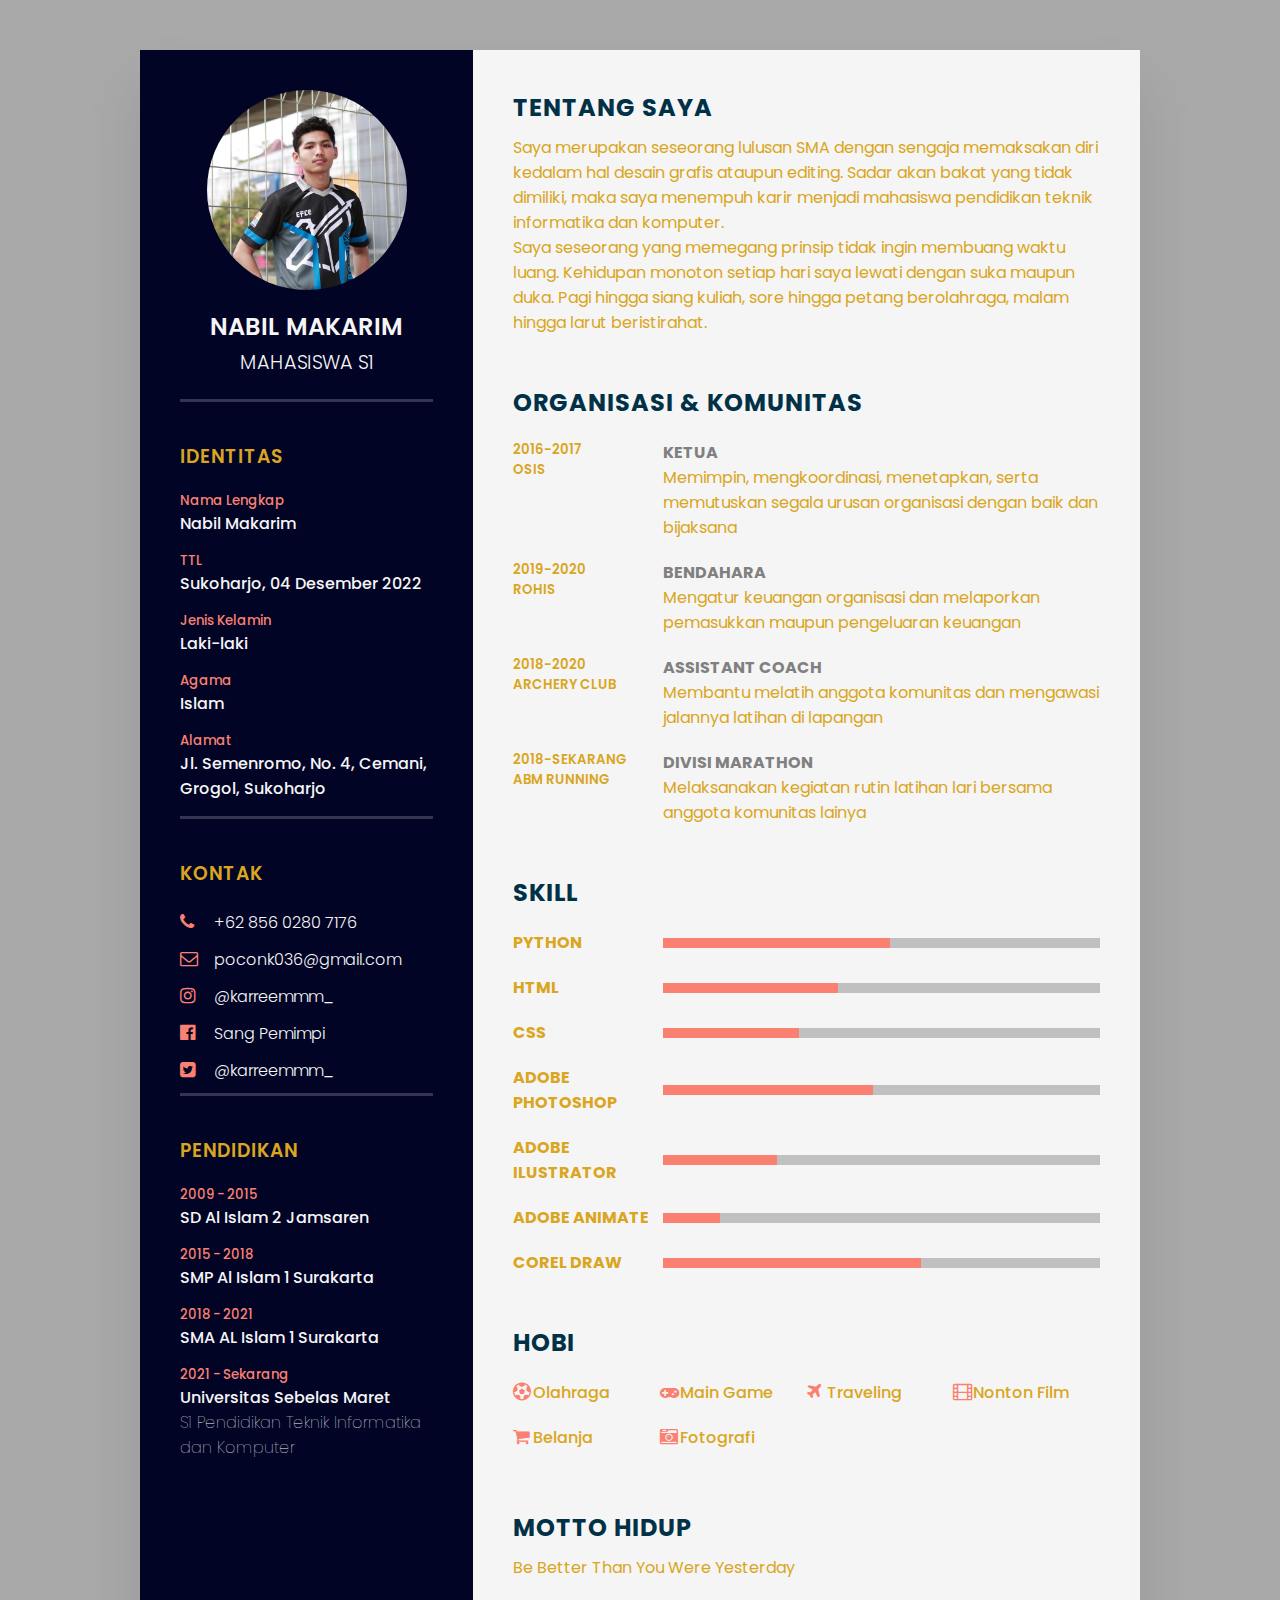
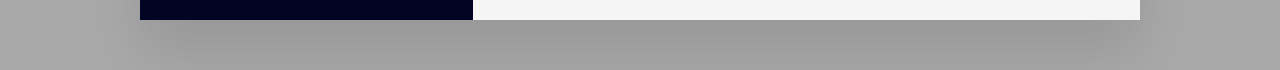
<file: index.html>
<!DOCTYPE html>
<html>
<head>
	<meta name="viewport" content="width=device-width, initial-scale=1.0">
	<title>Responsive Curicullum Vitae</title>
	<link rel="stylesheet" type="text/css" href="style.css">
	<link rel="stylesheet" href="https://cdnjs.cloudflare.com/ajax/libs/font-awesome/4.7.0/css/font-awesome.css" integrity="sha512-5A8nwdMOWrSz20fDsjczgUidUBR8liPYU+WymTZP1lmY9G6Oc7HlZv156XqnsgNUzTyMefFTcsFH/tnJE/+xBg==" crossorigin="anonymous" referrerpolicy="no-referrer" />

</head>
<body>
	<div class="container">
		<div class="left">
			<div class="profile">
				<div class="image">
					<img src="image/profile.jpg" alt="">
				</div>
				<h2>Nabil Makarim<br><span>Mahasiswa S1</span></h2>
			</div>
			<div class="line">
				<div class="data identity">
					<h3 class="title">Identitas</h3>
					<ul>
						<li>
							<h5>Nama Lengkap</h5>
							<h4>Nabil Makarim</h4>
						</li>
						<li>
							<h5>TTL</h5>
							<h4>Sukoharjo, 04 Desember 2022</h4>
						</li>
						<li>
							<h5>Jenis Kelamin</h5>
							<h4>Laki-laki</h4>
						</li>
						<li>
							<h5>Agama</h5>
							<h4>Islam</h4>
						</li>
						<li>
							<h5>Alamat</h5>
							<h4>Jl. Semenromo, No. 4, Cemani, Grogol, Sukoharjo</h4>
						</li>
					</ul>
				</div>
			</div>

			<div class="line">
				<div class="data">
					<h3 class="title">Kontak</h3>
					<ul>
						<li>
							<span class="icon"><i class="fa fa-phone" aria-hidden="true"></i></i></span>
							<span class="text">+62 856 0280 7176</span>
						</li>
						<li>
							<span class="icon"><i class="fa fa-envelope-o" aria-hidden="true"></i></span>
							<span class="text">poconk036@gmail.com</span>
						</li>
						<li>
							<span class="icon"><i class="fa fa-instagram" aria-hidden="true"></i></span>
							<span class="text">@karreemmm_</span>
						</li>
						<li>
							<span class="icon"><i class="fa fa-facebook-official" aria-hidden="true"></i></span>
							<span class="text">Sang Pemimpi</span>
						</li>
						<li>
							<span class="icon"><i class="fa fa-twitter-square" aria-hidden="true"></i></span>
							<span class="text">@karreemmm_</span>
						</li>
					</ul>
				</div>
			</div>

				<div class="data education">
					<h3 class="title">Pendidikan</h3>
					<ul>
						<li>
							<h5>2009 - 2015</h5>
							<h4>SD Al Islam 2 Jamsaren</h4>
						</li>
						<li>
							<h5>2015 - 2018</h5>
							<h4>SMP Al Islam 1 Surakarta</h4>
						</li>
						<li>
							<h5>2018 - 2021</h5>
							<h4>SMA AL Islam 1 Surakarta</h4>
						</li>
						<li>
							<h5>2021 - Sekarang</h5>
							<h4>Universitas Sebelas Maret</h4>
							<h4>S1 Pendidikan Teknik Informatika dan Komputer</h4>
						</li>
					</ul>
				</div>
		</div>

		<div class="right">
			<div class="about">
				<h2 class="title2">Tentang Saya</h2>
				<p>Saya merupakan seseorang lulusan SMA dengan sengaja memaksakan diri kedalam hal desain grafis ataupun editing. Sadar akan bakat yang tidak dimiliki, maka saya menempuh karir menjadi mahasiswa pendidikan teknik informatika dan komputer. <br>Saya seseorang yang memegang prinsip tidak ingin membuang waktu luang. Kehidupan monoton setiap hari saya lewati dengan suka maupun duka. Pagi hingga siang kuliah, sore hingga petang berolahraga, malam hingga larut beristirahat.</p>
			</div>

			<div class="about">
				<h2 class="title2">Organisasi & Komunitas</h2>
				<div class="box">
					<div class="year">
						<h5>2016-2017</h5>
						<h5>OSIS</h5>
					</div>
					<div class="text">
						<h4>Ketua</h4>
						<p>Memimpin, mengkoordinasi, menetapkan, serta memutuskan segala urusan organisasi dengan baik dan bijaksana</p>
					</div>
				</div>

				<div class="box">
					<div class="year">
						<h5>2019-2020</h5>
						<h5>ROHIS</h5>
					</div>
					<div class="text">
						<h4>Bendahara</h4>
						<p>Mengatur keuangan organisasi dan melaporkan pemasukkan maupun pengeluaran keuangan</p>
					</div>
				</div>

				<div class="box">
					<div class="year">
						<h5>2018-2020</h5>
						<h5>ARCHERY CLUB</h5>
					</div>
					<div class="text">
						<h4>Assistant Coach</h4>
						<p>Membantu melatih anggota komunitas dan mengawasi jalannya latihan di lapangan</p>
					</div>
				</div>

				<div class="box">
					<div class="year">
						<h5>2018-Sekarang</h5>
						<h5>ABM RUNNING</h5>
					</div>
					<div class="text">
						<h4>Divisi Marathon</h4>
						<p>Melaksanakan kegiatan rutin latihan lari bersama anggota komunitas lainya  </p>
					</div>
				</div>
			</div>

			<div class="about skills">
				<h2 class="title2">Skill</h2>
				<div class="box">
					<h4>Python </h4>
					<div class="percent">
						<div style="width: 52%"></div>
					</div>
				</div>
				<div class="box">
					<h4>Html</h4>
					<div class="percent">
						<div style="width: 40%"></div>
					</div>
				</div>
				<div class="box">
					<h4>Css</h4>
					<div class="percent">
						<div style="width: 31%"></div>
					</div>
				</div>
				<div class="box">
					<h4>Adobe Photoshop</h4>
					<div class="percent">
						<div style="width: 48%"></div>
					</div>
				</div>
				<div class="box">
					<h4>Adobe Ilustrator</h4>
					<div class="percent">
						<div style="width: 26%"></div>
					</div>
				</div>
				<div class="box">
					<h4>Adobe Animate</h4>
					<div class="percent">
						<div style="width: 13%"></div>
					</div>
				</div>
				<div class="box">
					<h4>Corel Draw</h4>
					<div class="percent">
						<div style="width: 59%"></div>
					</div>
				</div>
			</div>

			<div class="about hobbies">
				<h2 class="title2">Hobi</h2>
				<ul>
					<li><i class="fa fa-futbol-o" aria-hidden="true"></i>Olahraga</li>
					<li><i class="fa fa-gamepad" aria-hidden="true"></i>Main Game</li>
					<li><i class="fa fa-plane" aria-hidden="true"></i>Traveling</li>
					<li><i class="fa fa-film" aria-hidden="true"></i>Nonton Film</li>
					<li><i class="fa fa-shopping-cart" aria-hidden="true"></i>Belanja</li>
					<li><i class="fa fa-camera-retro" aria-hidden="true"></i>Fotografi</li>
				</ul>
			</div>

			<div class="about">
				<h2 class="title2">Motto Hidup</h2>
				<p>Be Better Than You Were Yesterday</p>
			</div>

		</div>
	</div>

</body>
</html>
</file>
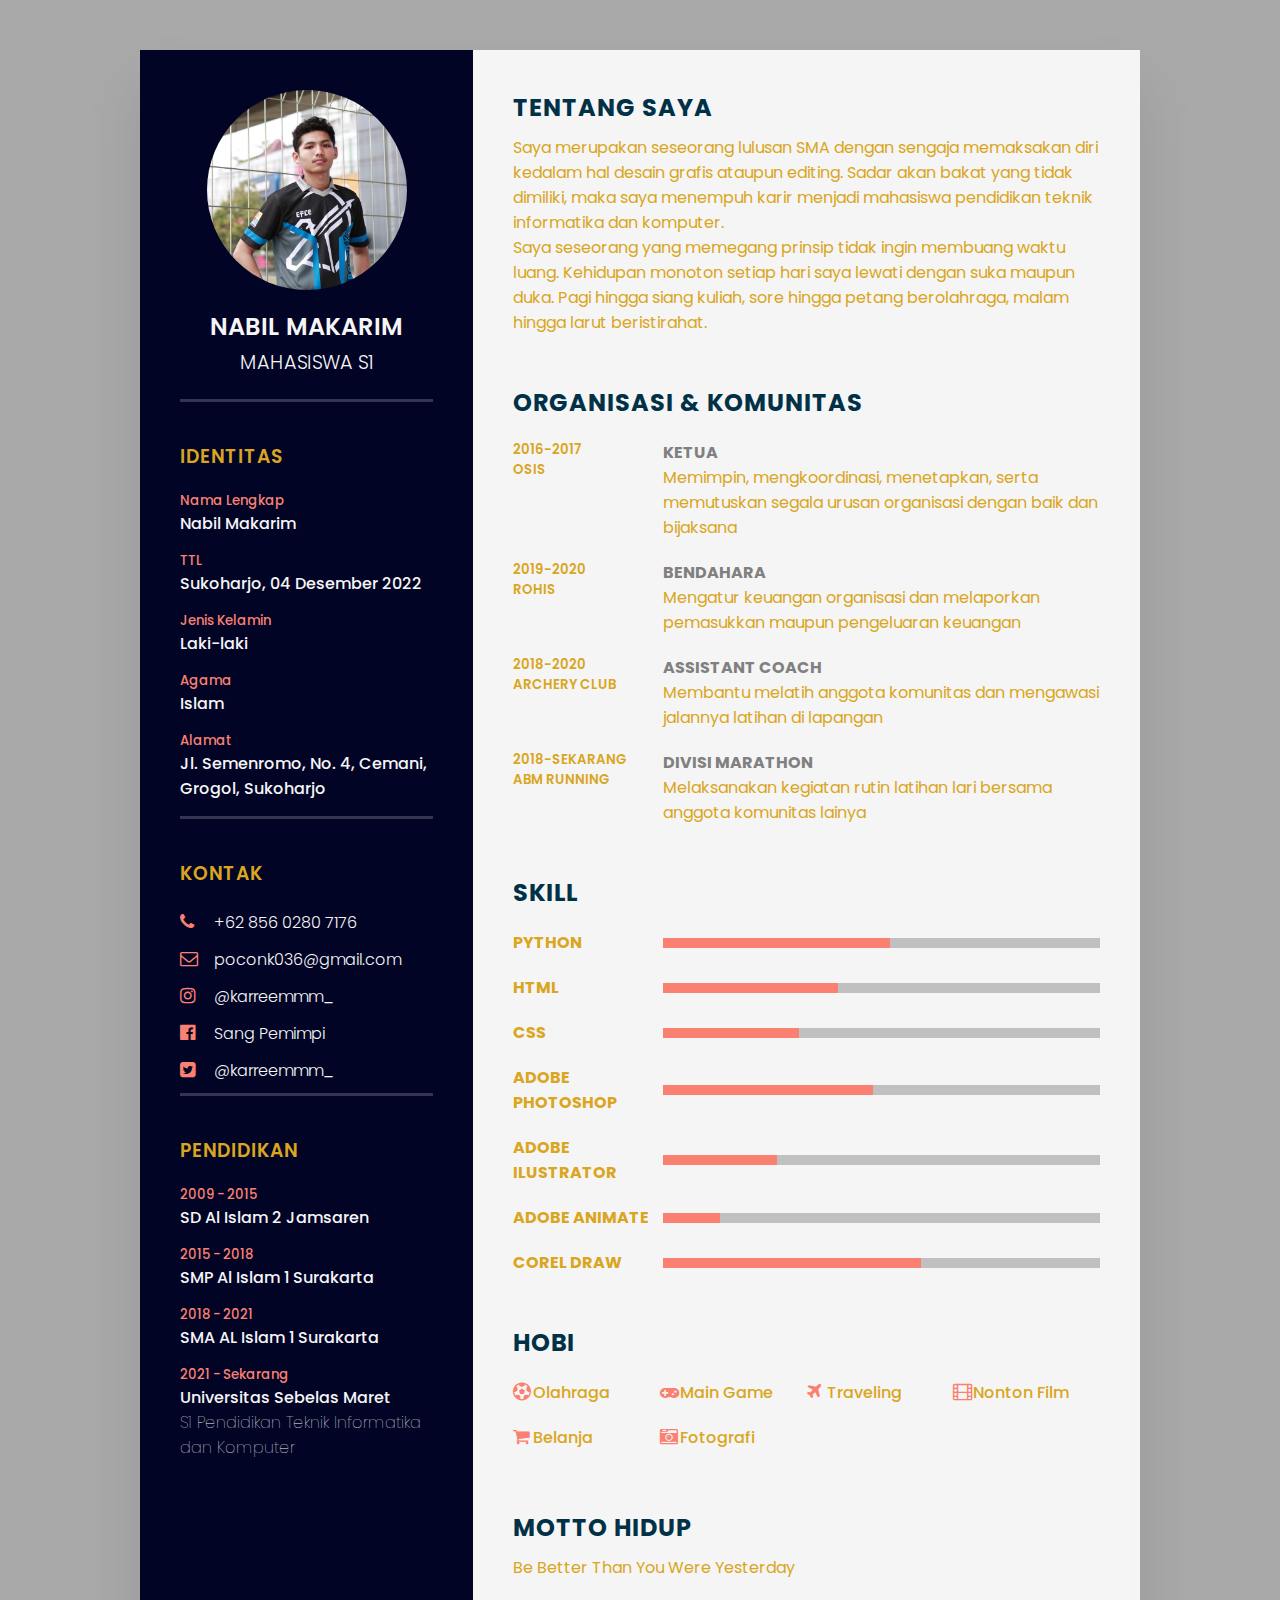
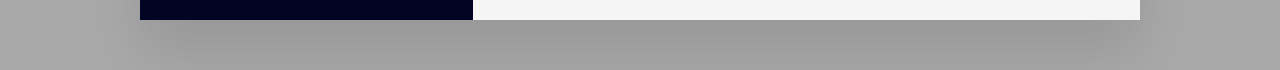
<file: cv.html>
<!DOCTYPE html>
<html>
<head>
	<meta name="viewport" content="width=device-width, initial-scale=1.0">
	<title>Responsive Curicullum Vitae</title>
	<link rel="stylesheet" type="text/css" href="style.css">
	<link rel="stylesheet" href="https://cdnjs.cloudflare.com/ajax/libs/font-awesome/4.7.0/css/font-awesome.css" integrity="sha512-5A8nwdMOWrSz20fDsjczgUidUBR8liPYU+WymTZP1lmY9G6Oc7HlZv156XqnsgNUzTyMefFTcsFH/tnJE/+xBg==" crossorigin="anonymous" referrerpolicy="no-referrer" />

</head>
<body>
	<div class="container">
		<div class="left">
			<div class="profile">
				<div class="image">
					<img src="image/profile.jpg" alt="">
				</div>
				<h2>Nabil Makarim<br><span>Mahasiswa S1</span></h2>
			</div>
			<div class="line">
				<div class="data identity">
					<h3 class="title">Identitas</h3>
					<ul>
						<li>
							<h5>Nama Lengkap</h5>
							<h4>Nabil Makarim</h4>
						</li>
						<li>
							<h5>TTL</h5>
							<h4>Sukoharjo, 04 Desember 2022</h4>
						</li>
						<li>
							<h5>Jenis Kelamin</h5>
							<h4>Laki-laki</h4>
						</li>
						<li>
							<h5>Agama</h5>
							<h4>Islam</h4>
						</li>
						<li>
							<h5>Alamat</h5>
							<h4>Jl. Semenromo, No. 4, Cemani, Grogol, Sukoharjo</h4>
						</li>
					</ul>
				</div>
			</div>

			<div class="line">
				<div class="data">
					<h3 class="title">Kontak</h3>
					<ul>
						<li>
							<span class="icon"><i class="fa fa-phone" aria-hidden="true"></i></i></span>
							<span class="text">+62 856 0280 7176</span>
						</li>
						<li>
							<span class="icon"><i class="fa fa-envelope-o" aria-hidden="true"></i></span>
							<span class="text">poconk036@gmail.com</span>
						</li>
						<li>
							<span class="icon"><i class="fa fa-instagram" aria-hidden="true"></i></span>
							<span class="text">@karreemmm_</span>
						</li>
						<li>
							<span class="icon"><i class="fa fa-facebook-official" aria-hidden="true"></i></span>
							<span class="text">Sang Pemimpi</span>
						</li>
						<li>
							<span class="icon"><i class="fa fa-twitter-square" aria-hidden="true"></i></span>
							<span class="text">@karreemmm_</span>
						</li>
					</ul>
				</div>
			</div>

				<div class="data education">
					<h3 class="title">Pendidikan</h3>
					<ul>
						<li>
							<h5>2009 - 2015</h5>
							<h4>SD Al Islam 2 Jamsaren</h4>
						</li>
						<li>
							<h5>2015 - 2018</h5>
							<h4>SMP Al Islam 1 Surakarta</h4>
						</li>
						<li>
							<h5>2018 - 2021</h5>
							<h4>SMA AL Islam 1 Surakarta</h4>
						</li>
						<li>
							<h5>2021 - Sekarang</h5>
							<h4>Universitas Sebelas Maret</h4>
							<h4>S1 Pendidikan Teknik Informatika dan Komputer</h4>
						</li>
					</ul>
				</div>
		</div>

		<div class="right">
			<div class="about">
				<h2 class="title2">Tentang Saya</h2>
				<p>Saya merupakan seseorang lulusan SMA dengan sengaja memaksakan diri kedalam hal desain grafis ataupun editing. Sadar akan bakat yang tidak dimiliki, maka saya menempuh karir menjadi mahasiswa pendidikan teknik informatika dan komputer. <br>Saya seseorang yang memegang prinsip tidak ingin membuang waktu luang. Kehidupan monoton setiap hari saya lewati dengan suka maupun duka. Pagi hingga siang kuliah, sore hingga petang berolahraga, malam hingga larut beristirahat.</p>
			</div>

			<div class="about">
				<h2 class="title2">Organisasi & Komunitas</h2>
				<div class="box">
					<div class="year">
						<h5>2016-2017</h5>
						<h5>OSIS</h5>
					</div>
					<div class="text">
						<h4>Ketua</h4>
						<p>Memimpin, mengkoordinasi, menetapkan, serta memutuskan segala urusan organisasi dengan baik dan bijaksana</p>
					</div>
				</div>

				<div class="box">
					<div class="year">
						<h5>2019-2020</h5>
						<h5>ROHIS</h5>
					</div>
					<div class="text">
						<h4>Bendahara</h4>
						<p>Mengatur keuangan organisasi dan melaporkan pemasukkan maupun pengeluaran keuangan</p>
					</div>
				</div>

				<div class="box">
					<div class="year">
						<h5>2018-2020</h5>
						<h5>ARCHERY CLUB</h5>
					</div>
					<div class="text">
						<h4>Assistant Coach</h4>
						<p>Membantu melatih anggota komunitas dan mengawasi jalannya latihan di lapangan</p>
					</div>
				</div>

				<div class="box">
					<div class="year">
						<h5>2018-Sekarang</h5>
						<h5>ABM RUNNING</h5>
					</div>
					<div class="text">
						<h4>Divisi Marathon</h4>
						<p>Melaksanakan kegiatan rutin latihan lari bersama anggota komunitas lainya  </p>
					</div>
				</div>
			</div>

			<div class="about skills">
				<h2 class="title2">Skill</h2>
				<div class="box">
					<h4>Python </h4>
					<div class="percent">
						<div style="width: 52%"></div>
					</div>
				</div>
				<div class="box">
					<h4>Html</h4>
					<div class="percent">
						<div style="width: 40%"></div>
					</div>
				</div>
				<div class="box">
					<h4>Css</h4>
					<div class="percent">
						<div style="width: 31%"></div>
					</div>
				</div>
				<div class="box">
					<h4>Adobe Photoshop</h4>
					<div class="percent">
						<div style="width: 48%"></div>
					</div>
				</div>
				<div class="box">
					<h4>Adobe Ilustrator</h4>
					<div class="percent">
						<div style="width: 26%"></div>
					</div>
				</div>
				<div class="box">
					<h4>Adobe Animate</h4>
					<div class="percent">
						<div style="width: 13%"></div>
					</div>
				</div>
				<div class="box">
					<h4>Corel Draw</h4>
					<div class="percent">
						<div style="width: 59%"></div>
					</div>
				</div>
			</div>

			<div class="about hobbies">
				<h2 class="title2">Hobi</h2>
				<ul>
					<li><i class="fa fa-futbol-o" aria-hidden="true"></i>Olahraga</li>
					<li><i class="fa fa-gamepad" aria-hidden="true"></i>Main Game</li>
					<li><i class="fa fa-plane" aria-hidden="true"></i>Traveling</li>
					<li><i class="fa fa-film" aria-hidden="true"></i>Nonton Film</li>
					<li><i class="fa fa-shopping-cart" aria-hidden="true"></i>Belanja</li>
					<li><i class="fa fa-camera-retro" aria-hidden="true"></i>Fotografi</li>
				</ul>
			</div>

			<div class="about">
				<h2 class="title2">Motto Hidup</h2>
				<p>Be Better Than You Were Yesterday</p>
			</div>

		</div>
	</div>

</body>
</html>
</file>
<file: style.css>
@import url('https://fonts.googleapis.com/css?family=Poppins:200,300,400,500,600,700,800,900&display=swap');
*{
	margin: 0;
	padding: 0;
	box-sizing: border-box;
	font-family: 'Poppins', sans-serif;
}

body{
	background: darkgray;
	display: flex;
	justify-content: center;
	align-items: center;
	min-height: 100vh;
}

.container{
	position: relative;
	width: 100%;
	max-width: 1000px;
	min-height: 1000px;
	background: whitesmoke;
	margin: 50px;
	display: grid;
	grid-template-columns: 1fr 2fr;
	box-shadow: 0 35px 55px rgba(0, 0, 0, 0.1);
}

.container .left{
	position: relative;
	background: #020426;
	padding: 40px;
}

.profile{
	position: relative;
	display: flex;
	flex-direction: column;
	align-items: center;
	padding-bottom: 20px;
	border-bottom: 3px solid rgba(255,255,255,0.2);
}

.line{
	border-bottom: 3px solid rgba(255,255,255,0.2);
}

.profile .image{
	position: relative;
	width: 200px;
	height: 200px;
	border-radius: 50%;
	overflow: hidden;
}

.profile .image img{
	position: absolute;
	top: 0;
	left: 0;
	width: 100%;
	height: 100%;
	object-fit: cover;
}

.profile h2{
	color: whitesmoke;
	font-size: 1.5em;
	margin-top: 20px;
	text-transform: uppercase;
	text-align: center;
	font-weight: 600;
	line-height: 1.4em;
}

.profile h2 span{
	font-size: 0.8em;
	font-weight: 300;
}

.data{
	padding-top: 40px;
}

.title{
	color: goldenrod;
	text-transform: uppercase;
	font-weight: 600;
	letter-spacing: 1px;
	margin-bottom: 20px;
}

.data ul{
	position: relative;
}

.data ul li{
	position: relative;
	list-style: none;
	margin: 10px 0;
	cursor: pointer;
}

.data ul li .icon{
	display: inline-block;
	width: 30px;
	font-size: 18px;
	color: salmon;
}

.data ul li span{
	color: whitesmoke;
	font-weight: 300;
}

.data.identity li{
	margin-bottom: 15px;
}

.data.identity h5{
	color: salmon;
	font-weight: 500;
}

.data.identity h4{
	color: whitesmoke;
	font-weight: 500;
}

.data.education li{
	margin-bottom: 15px;
}

.data.education h5{
	color: salmon;
	font-weight: 500;
}

.data.education h4:nth-child(2){
	color: whitesmoke;
	font-weight: 500;
}

.data.education h4{
	color: whitesmoke;
	font-weight: 100;
}

.container .right{
	position: relative;
	background: whitesmoke;
	padding: 40px;
}

.about{
	margin-bottom: 50px;
}

.about:last-child{
	margin-bottom: 0;
}

.title2{
	color: #003147;
	text-transform: uppercase;
	letter-spacing: 1px;
	margin-bottom: 10px;
}

p{
	color:goldenrod ;
}

.about .box{
	display: flex;
	flex-direction: row;
	margin: 20px 0;
}

.about .box .year{
	min-width: 150px;
}

.about .box .year h5{
	text-transform: uppercase;
	color: goldenrod;
	font-weight: 600;
}

.about .box h4{
	text-transform: uppercase;
	color: grey;
	font-size: 16px;
}

.skills .box{
	position: relative;
	width: 100%;
	display: grid;
	grid-template-columns: 150px 1fr;
	justify-content: center;
	align-items: center;
}

.skills .box h4{
	text-transform: uppercase;
	color: goldenrod;
}

.skills .box .percent{
	position: relative;
	width: 100%;
	height: 10px;
	background: silver;
}

.skills .box .percent div{
	position: absolute;
	top: 0;
	left: 0;
	height: 100%;
	background: salmon;
}

.hobbies ul{
	display: grid;
	grid-template-columns: repeat(4, 1fr);
}

.hobbies ul li{
	list-style: none;
	color: goldenrod;
	font-weight: 500;
	margin: 10px 0 ;
}

.hobbies ul li .fa{
	color: salmon;
	font-size: 18px;
	width: 20px;
}

@media (max-width: 1000px){
	.container
	{
		margin: 10px;
		grid-template-columns: repeat(1, 1fr);
	}
	.hobbies ul{
		grid-template-columns: repeat(2, 1fr);
	}
}

@media (max-width: 1000px){
	.about .box
	{
		flex: column;
	}
	.about .box .year{
		margin-bottom:5px ;
	}
	.hobbies ul{
		grid-template-columns: repeat(1, 1fr);
	}
	.skills .box{
		grid-template-columns: repeat(1, 1fr);
	}

}
</file>
